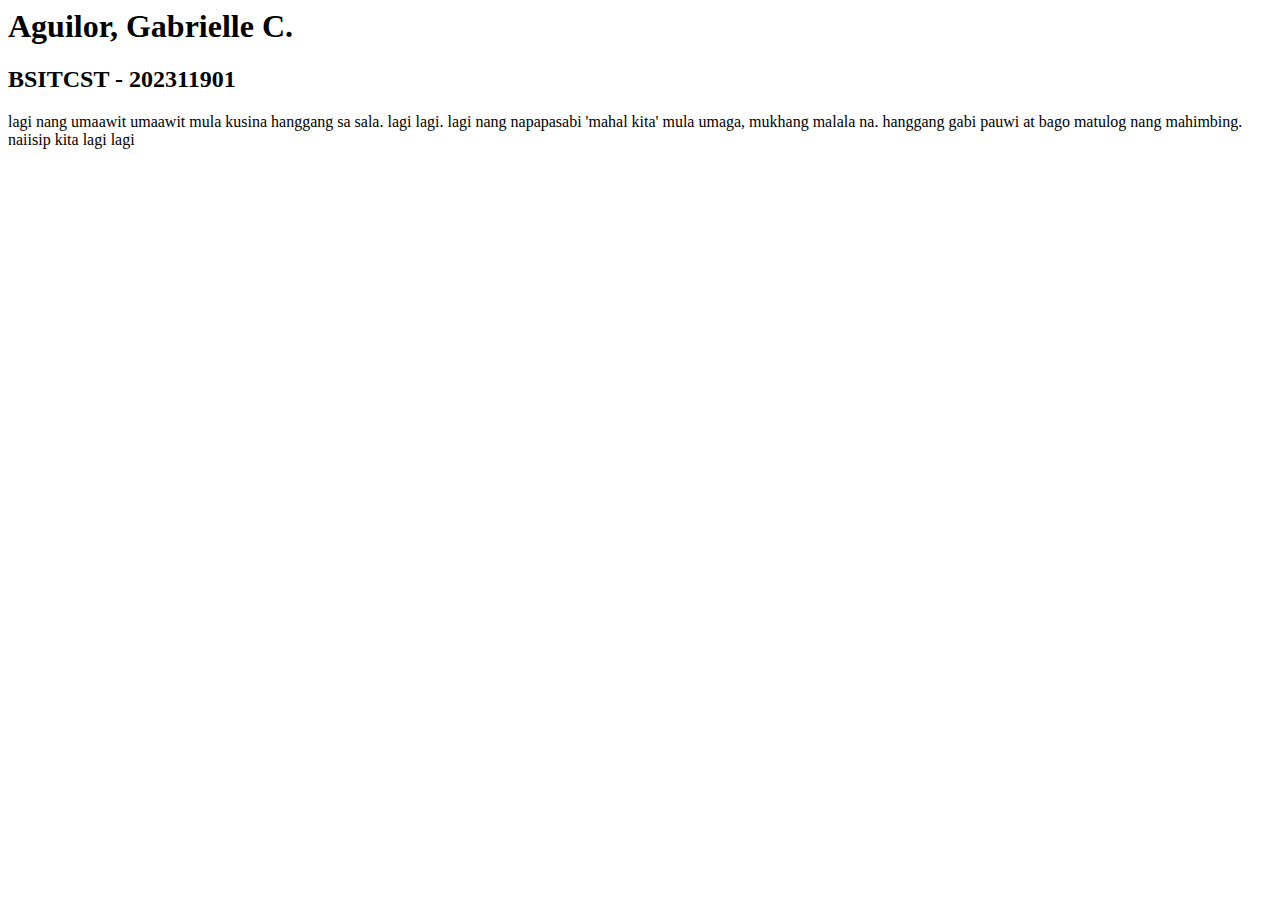
<file: index.html>
<html lang= "en">
<head>
  <title> IT0043 - TC01 </title>
</head>
<body>
  <h1> Aguilor, Gabrielle C.</h1>
  <h2> BSITCST - 202311901 </h2>
  <p> lagi nang umaawit umaawit mula kusina hanggang sa sala. lagi lagi.
  lagi nang napapasabi 'mahal kita' mula umaga, mukhang malala na.
  hanggang gabi pauwi at bago matulog nang mahimbing. naiisip kita lagi lagi </p>
</body>
</html>
</file>
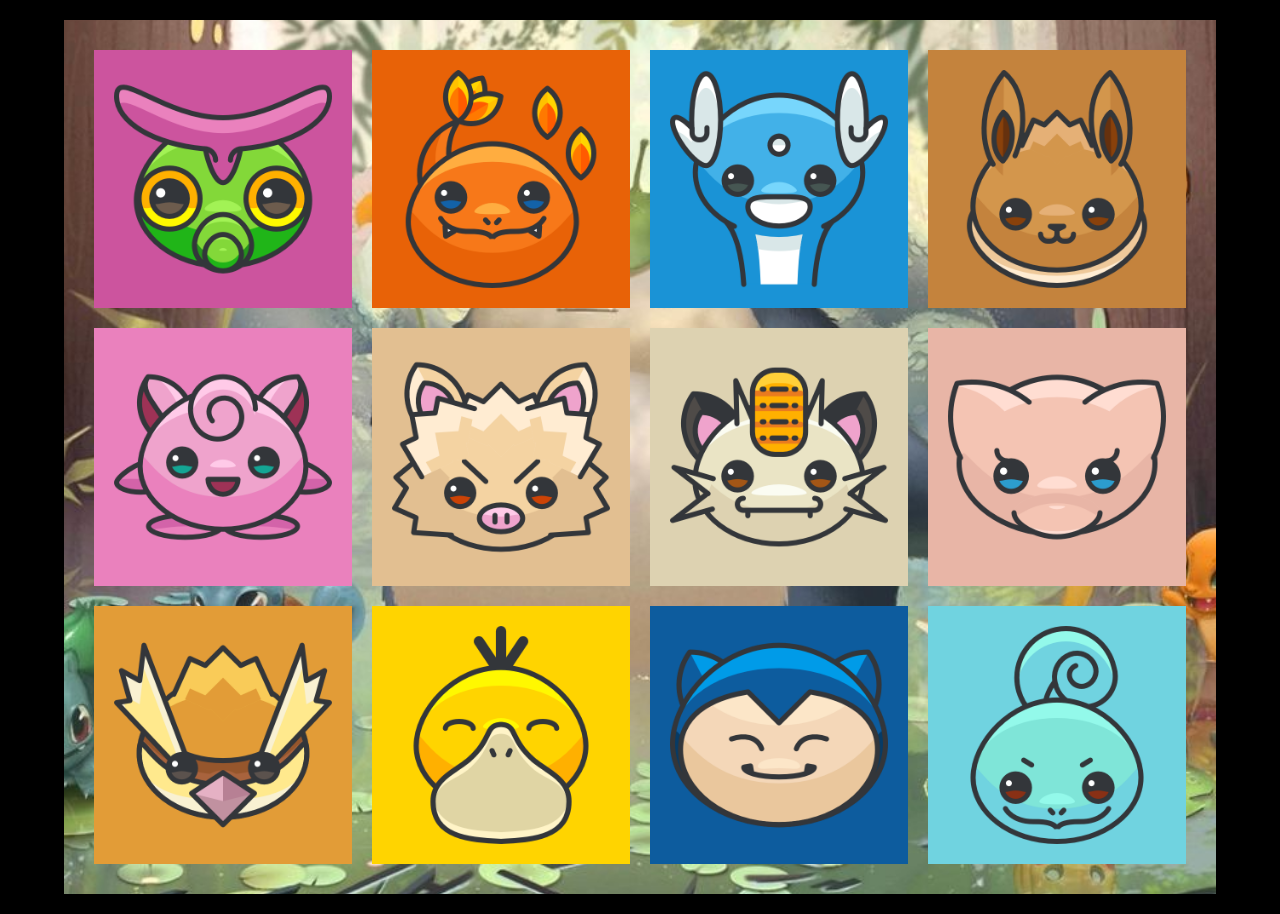
<file: aguilor_mpe.html>
<!DOCTYPE html>
<html lang="en">
<head>
    <meta charset="UTF-8">
    <meta name="viewport" content="width=device-width, initial-scale=1.0">
    <link rel="stylesheet" href="aguilor_mpe.css">

    <title>AGUILOR_MPE</title>

</head>
<body>
    <div class="container">
	
	    <!-- 1 -->
			<div class="icon cat">
				<img src="caterpie.png" alt="Caterpie">
				<p>Caterpie</p>
				<img src="pokeball.png" id="pokeball" alt="Pokeball">
				<div class="types">
					<p class="type1 bug">Bug</p>
				</div>
      </div>

      <!-- 2 -->
      <div class="icon char">
				<img src="charmander1.png" alt="Charmander">
        <p>Charmander</p>
        <img src="pokeball.png" id="pokeball" alt="Pokeball">
				<div class="types">
					<p class="type1 fire">Fire</p>
				</div>
      </div>

      <!-- 3 -->
      <div class="icon dra">
      	<img src="dratini.png" alt="Dratini">
      	<p>Dratini</p>
        <img src="pokeball.png" id="pokeball" alt="Pokeball">
				<div class="types">
					<p class="type1 dragon">Dragon</p>
				</div>
      </div>

        <!-- 4 -->
        <div class="icon eevee">
            <img src="eevee.png" alt="Eevee">
            <p>Eevee</p>
            <img src="pokeball.png" id="pokeball" alt="Pokeball">
			<div class="types">
				<p class="type1 normal">Normal</p>
			</div>
        </div>

        <!-- 5 -->
        <div class="icon jig">
            <img src="jigglypuff.png" alt="Jigglypuff">
            <p>Jigglypuff</p>
            <img src="pokeball.png" id="pokeball" alt="Pokeball">
			<div class="types">
				<p class="type1 normal">Normal</p>
				<p class="type2 fairy">Fairy</p>
			</div>
        </div>

        <!-- 6 -->
        <div class="icon man">
            <img src="mankey.png" alt="Mankey">
            <p>Mankey</p>
            <img src="pokeball.png" id="pokeball" alt="Pokeball">
			<div class="types">
				<p class="type1 fighting">Fighting</p>
			</div>
        </div>

        <!-- 7 -->
        <div class="icon meow">
            <img src="meowth.png" alt="Meowth">
            <p>Meowth</p>
            <img src="pokeball.png" id="pokeball" alt="Pokeball">
			<div class="types">
				<p class="type1 normal">Normal</p>
			</div>
        </div>

        <!-- 8 -->
        <div class="icon mew">
            <img src="mew.png" alt="Mew">
            <p>Mew</p>
            <img src="pokeball.png" id="pokeball" alt="Pokeball">
			<div class="types">
				<p class="type1 psychic">Psychic</p>
			</div>
        </div>

        <!-- 9 -->
        <div class="icon pid">
            <img src="pidgey.png" alt="Pidgey">
            <p>Pidgey</p>
            <img src="pokeball.png" id="pokeball" alt="Pokeball">
			<div class="types">
				<p class="type1 normal">Normal</p>
				<p class="type2 flying">Flying</p>
			</div>
        </div>

        <!-- 10 -->
        <div class="icon psy">
            <img src="psyduck.png" alt="Psyduck">
            <p>Psyduck</p>
            <img src="pokeball.png" id="pokeball" alt="Pokeball">
			<div class="types">
				<p class="type1 water">Water</p>
			</div>
        </div>

        <!-- 11 -->
        <div class="icon snor">
            <img src="snorlax.png" alt="Snorlax">
            <p>Snorlax</p>
            <img src="pokeball.png" id="pokeball" alt="Pokeball">
			<div class="types">
				<p class="type1 normal">Normal</p>
			</div>
        </div>

        <!-- 12 -->
        <div class="icon squi">
            <img src="squirtle1.png" alt="Squirtle">
            <p>Squirtle</p>
            <img src="pokeball.png" id="pokeball" alt="Pokeball">
			<div class="types">
				<p class="type1 water">Water</p>
			</div>
        </div>
    </div>
</body>
</html>
</file>
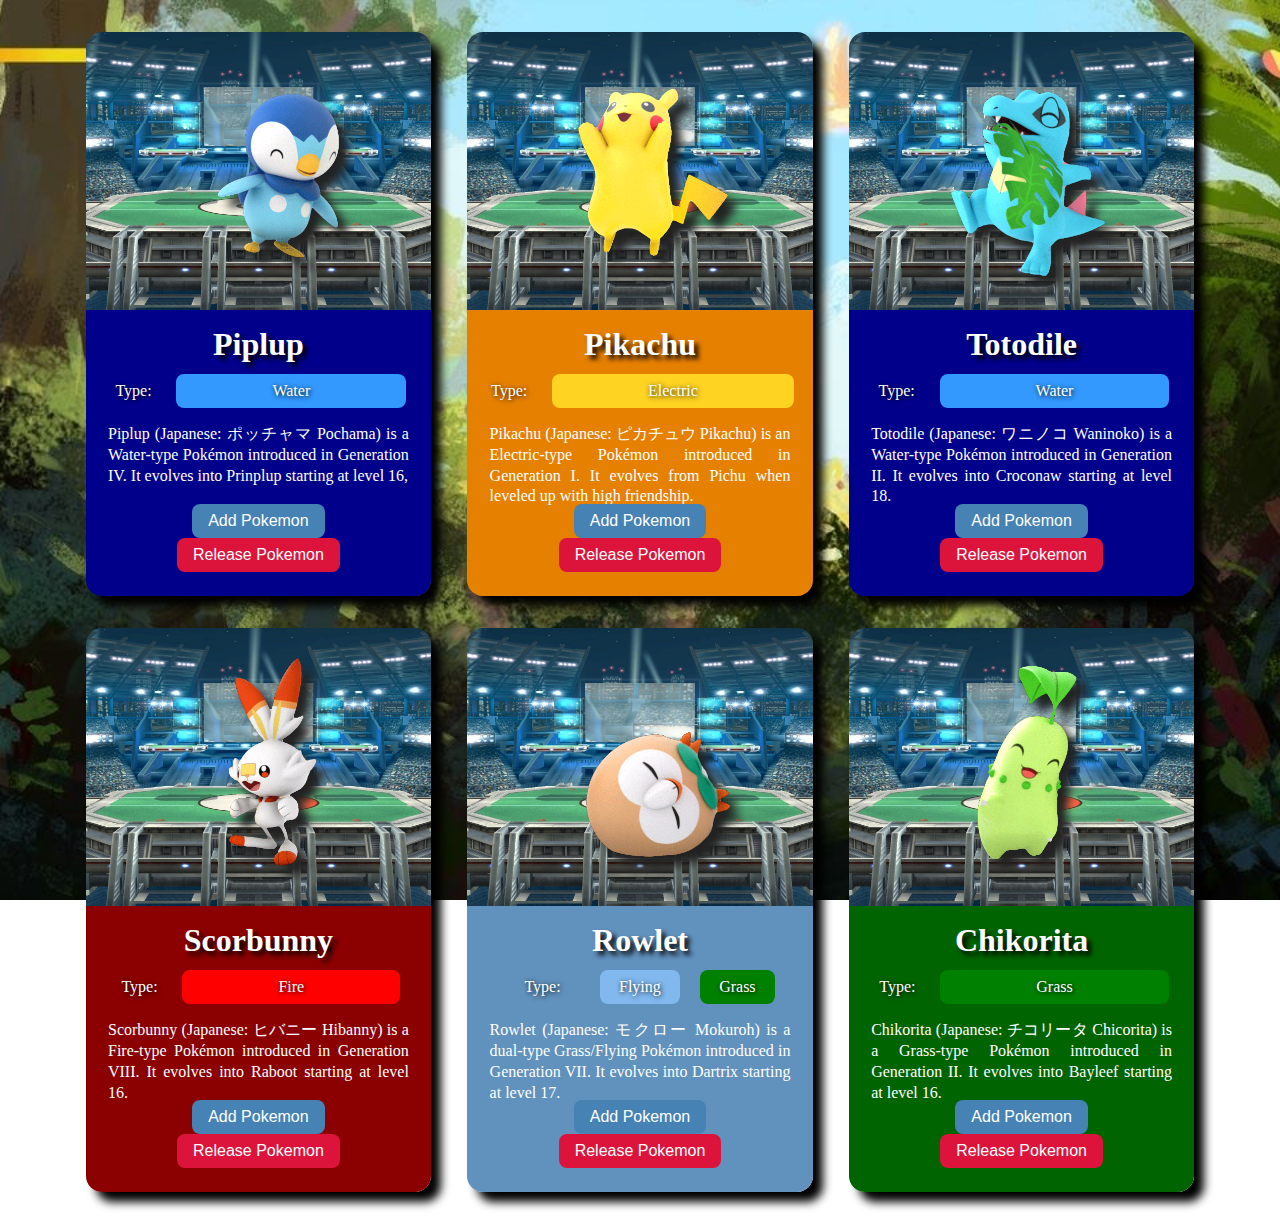
<file: aguilor_villasan_tsa4.html>
<!DOCTYPE html>
<html lang="en">
<head>
    <meta charset="UTF-8">
    <meta name="viewport" content="width=device-width, initial-scale=1.0">
    <link rel="stylesheet" href="aguilor_villasan_tsa4.css">
    <title>Pokemon Cards</title>
</head>
<body>
    <div class="container">

        <!--CARD 1-->
        <div class="card">
            <div class="image">
                <img src="piplup.gif" alt="Piplup">
            </div>

            <div class="details darkblue">
                <h1 class="name">Piplup</h1>
                <p class="type">Type:</p>
                <p class="type0 water">Water</p>
                <p class="info">Piplup (Japanese: ポッチャマ Pochama) is a Water-type Pokémon introduced in Generation IV. It evolves into Prinplup starting at level 16,</p>

                <div class="buttons">
                    <button class="add">Add Pokemon</button>
                    <button class="release">Release Pokemon</button>
                </div>
            </div>
        </div>

        <!--CARD 2-->
        <div class="card">
            <div class="image">
                <img src="pikachu.gif" alt="Pikachu">
            </div>
            
            <div class="details yellow">
                <h1 class="name">Pikachu</h1>
                <p class="type">Type:</p>
                <p class="type0 electric">Electric</p>
                <p class="info">Pikachu (Japanese: ピカチュウ Pikachu) is an Electric-type Pokémon introduced in Generation I. It evolves from Pichu when leveled up with high friendship.</p>
                <div class="buttons">
                    <button class="add">Add Pokemon</button>
                    <button class="release">Release Pokemon</button>
                </div>
            </div>
        </div>

        <!--CARD 3-->
        <div class="card">
            <div class="image">
                <img src="totodile.gif" alt="Totodile">
            </div>

            <div class="details darkblue">
                <h1 class="name">Totodile</h1>
                <p class="type">Type:</p>
                <p class="type0 water">Water</p>
                <p class="info">Totodile (Japanese: ワニノコ Waninoko) is a Water-type Pokémon introduced in Generation II. It evolves into Croconaw starting at level 18.</p>

                <div class="buttons">
                    <button class="add">Add Pokemon</button>
                    <button class="release">Release Pokemon</button>
                </div>
            </div>
        </div>

        <!--CARD 4-->
        <div class="card">
            <div class="image">
                <img src="bunny.gif" alt="Scorbunny">
            </div>

            <div class="details darkred">
                <h1 class="name">Scorbunny</h1>
                <p class="type">Type:</p>
                <p class="type0 fire">Fire</p>
                <p class="info">Scorbunny (Japanese: ヒバニー Hibanny) is a Fire-type Pokémon introduced in Generation VIII. It evolves into Raboot starting at level 16.</p>
            
                <div class="buttons">
                    <button class="add">Add Pokemon</button>
                    <button class="release">Release Pokemon</button>
                </div>
            </div>
        </div>

        <!--CARD 5-->
        <div class="card">
            <div class="image">
                <img src="rowlet.gif" alt="Rowlet">
            </div>

            <div class="details lightblue">
                <h1 class="name">Rowlet</h1>
                <p class="types">Type:</p>
                <p class="type2 flying">Flying</p>
                <p class="type1 grass">Grass</p>
                <p class="info">Rowlet (Japanese: モクロー Mokuroh) is a dual-type Grass/Flying Pokémon introduced in Generation VII. It evolves into Dartrix starting at level 17.</p>
    
                <div class="buttons">
                    <button class="add">Add Pokemon</button>
                    <button class="release">Release Pokemon</button>
                </div>
            </div>
        </div>
        
        <!--CARD 6-->
        <div class="card">
            <div class="image">
                <img src="chikorita.gif" alt="Chikorita">
            </div>

            <div class="details darkgreen">
                <h1 class="name">Chikorita</h1>
                <p class="type">Type:</p>
                <p class="type0 grass">Grass</p>
                <p class="info">Chikorita (Japanese: チコリータ Chicorita) is a Grass-type Pokémon introduced in Generation II. It evolves into Bayleef starting at level 16.</p>

                <div class="buttons">
                    <button class="add">Add Pokemon</button>
                    <button class="release">Release Pokemon</button>
                </div>
            </div>
        </div>
        
    </div>
</body>
</html>
</file>
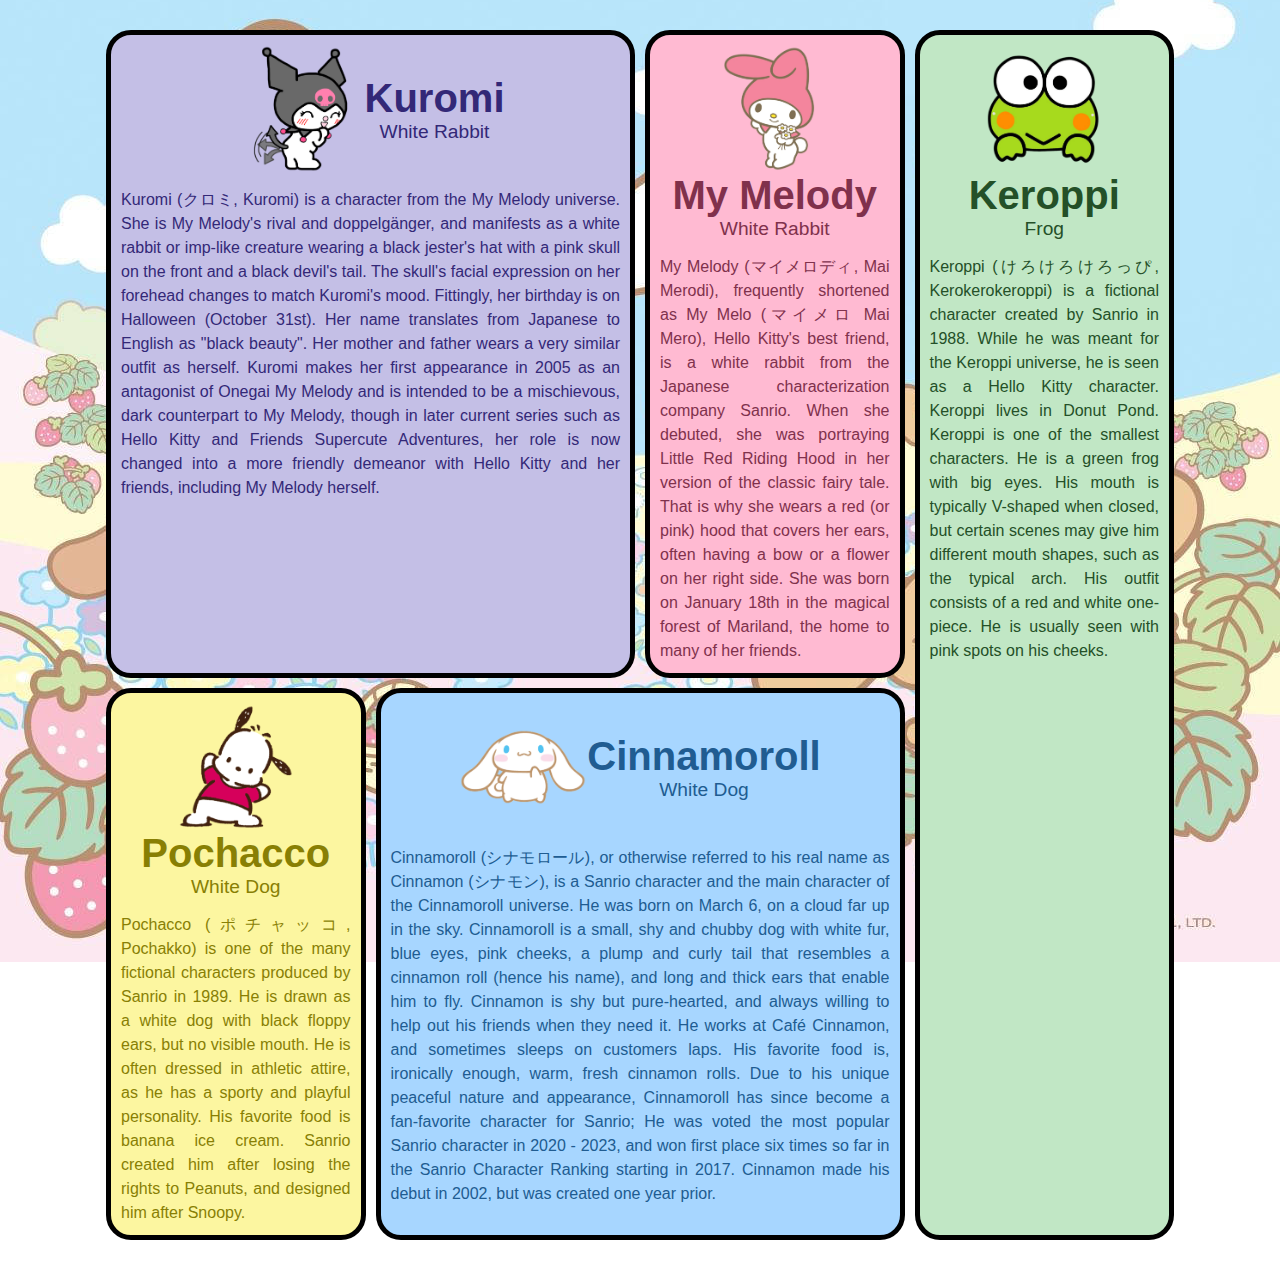
<file: aguilor_villasan_tsa5.html>
<!DOCTYPE html>
<html lang="en">

<head>
    <meta charset="UTF-8">
    <meta name="viewport" content="width=device-width, initial-scale=1.0">
    <link rel="stylesheet" href="aguilor_villasan_tsa5.css">

    <title>Sanrio Characters</title>
</head>

<body>
    <div class="sanrio-container">
        <!-- 1 -->
        <div class="item" id="kuromi">
            <div class="details">
                <img src="Kuromi.png" alt="Kuromi">
                <div class="name-race">
                    <p class="name">Kuromi</p>
                    <p class="race"> White Rabbit</p>
                </div>
            </div>
            <p class="desc"> Kuromi (クロミ, Kuromi) is a character from the My Melody universe. She is My Melody's rival
                and doppelgänger, and manifests as a white rabbit or imp-like creature wearing a black jester's hat with
                a pink skull on the front and a black devil's tail. The skull's facial expression on her forehead
                changes to match Kuromi's mood. Fittingly, her birthday is on Halloween (October 31st). Her name
                translates from Japanese to English as "black beauty". Her mother and father wears a very similar outfit
                as herself. Kuromi makes her first appearance in 2005 as an antagonist of Onegai My Melody and is
                intended to be a mischievous, dark counterpart to My Melody, though in later current series such as
                Hello Kitty and Friends Supercute Adventures, her role is now changed into a more friendly demeanor with
                Hello Kitty and her friends, including My Melody herself.</p>
        </div>

        <!-- 2 -->
        <div class="item" id="melody">
            <div class="details">
                <img src="MyMelody.png" alt="My Melody">
                <div class="name-race">
                    <p class="name">My Melody</p>
                    <p class="race"> White Rabbit</p>
                </div>
            </div>
            <p class="desc"> My Melody (マイメロディ, Mai Merodi), frequently shortened as My Melo (マイメロ Mai Mero), Hello
                Kitty's best friend, is a white rabbit from the Japanese characterization company Sanrio. When she
                debuted, she was portraying Little Red Riding Hood in her version of the classic fairy tale. That is why
                she wears a red (or pink) hood that covers her ears, often having a bow or a flower on her right side.
                She was born on January 18th in the magical forest of Mariland, the home to many of her friends.</p>
        </div>

        <!-- 3 -->
        <div class="item" id="pochacco">
            <div class="details">
                <img src="Pochacco.png" alt="Pochacco">
                <div class="name-race">
                    <p class="name">Pochacco</p>
                    <p class="race">White Dog</p>
                </div>
            </div>
            <p class="desc"> Pochacco (ポチャッコ, Pochakko) is one of the many fictional characters produced by Sanrio in
                1989. He is drawn as a white dog with black floppy ears, but no visible mouth. He is often dressed in
                athletic attire, as he has a sporty and playful personality. His favorite food is banana ice cream.
                Sanrio created him after losing the rights to Peanuts, and designed him after Snoopy.</p>
        </div>

        <!-- 4 -->
        <div class="item" id="cinnamoroll">
            <div class="details">
                <img src="Cinnamoroll.png" alt="Cinnamoroll">
                <div class="name-race">
                    <p class="name">Cinnamoroll</p>
                    <p class="race">White Dog</p>
                </div>
            </div>
            <p class="desc"> Cinnamoroll (シナモロール), or otherwise referred to his real name as Cinnamon (シナモン), is a
                Sanrio character and the main character of the Cinnamoroll universe. He was born on March 6, on a cloud
                far up in the sky. Cinnamoroll is a small, shy and chubby dog with white fur, blue eyes, pink cheeks, a
                plump and curly tail that resembles a cinnamon roll (hence his name), and long and thick ears that
                enable him to fly. Cinnamon is shy but pure-hearted, and always willing to help out his friends when
                they need it. He works at Café Cinnamon, and sometimes sleeps on customers laps. His favorite food is,
                ironically enough, warm, fresh cinnamon rolls. Due to his unique peaceful nature and appearance,
                Cinnamoroll has since become a fan-favorite character for Sanrio; He was voted the most popular Sanrio
                character in 2020 - 2023, and won first place six times so far in the Sanrio Character Ranking starting
                in 2017. Cinnamon made his debut in 2002, but was created one year prior.</p>
        </div>

        <!-- 5 -->
        <div class="item" id="keroppi">
            <div class="details">
                <img src="Keroppi.png" alt="Keroppi">
                <div class="name-race">
                    <p class="name">Keroppi</p>
                    <p class="race">Frog</p>
                </div>
            </div>
            <p class="desc"> Keroppi (けろけろけろっぴ, Kerokerokeroppi) is a fictional character created by Sanrio in 1988.
                While he was meant for the Keroppi universe, he is seen as a Hello Kitty character. Keroppi lives in
                Donut Pond. Keroppi is one of the smallest characters. He is a green frog with big eyes. His mouth is
                typically V-shaped when closed, but certain scenes may give him different mouth shapes, such as the
                typical arch. His outfit consists of a red and white one-piece. He is usually seen with pink spots on
                his cheeks.</p>
        </div>



    </div>
    </div>
</body>

</html>
</file>
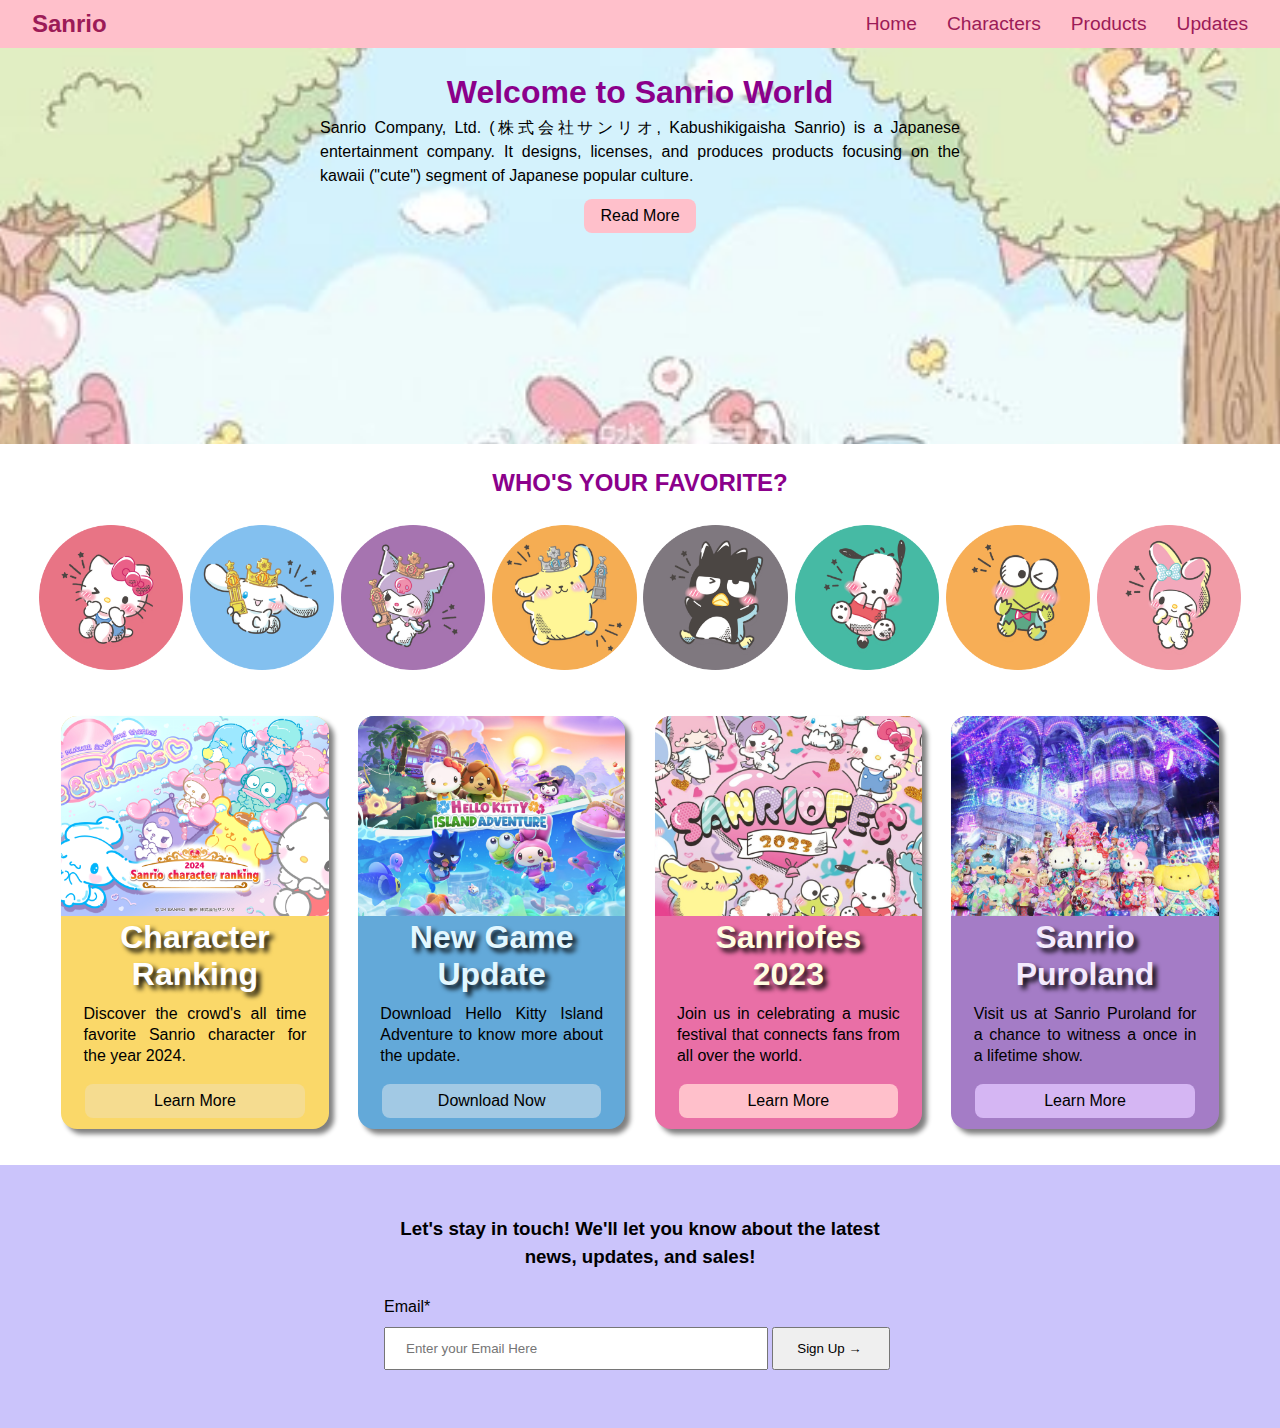
<file: aguilor_villasan_tsa6.html>
<!DOCTYPE html>
<html lang="en">

<head>
    <meta charset="UTF-8">
    <meta name="viewport" content="width=device-width, initial-scale=1.0">
    <link rel="stylesheet" href="aguilor_villasan_tsa6.css">

    <title>Sanrio World</title>
</head>

<body>

    <nav class="navi">
        <div class="container">
            <h1 class="logo">Sanrio</h1>
            <ul class="menu">
                <li><a href="#" class="nav">Home</a></li>
                <li><a href="#" class="nav">Characters</a></li>
                <li><a href="#" class="nav">Products</a></li>
                <li><a href="#" class="nav">Updates</a></li>
            </ul>
        </div>
    </nav>
</body>

<main>
    <div class="main-container">
        <div class="welcome">
            <div class="welcome-sanrio">
                <h1 class="welcome-text">Welcome to Sanrio World</h1>
                <p class="welcome-desc">Sanrio Company, Ltd. (株式会社サンリオ, Kabushikigaisha Sanrio) is a Japanese
                    entertainment company. It designs, licenses, and produces products focusing on the kawaii ("cute")
                    segment of Japanese popular
                    culture.
                </p>
                <div class="button-read">
                    <button class="read">
                        <a href="https://hellokitty.fandom.com/wiki/Sanrio">Read More</a>
                    </button>
                </div>
            </div>
        </div>
</main>

<body>
    <div class="favorite">
        <h2 class="who">WHO'S YOUR FAVORITE?</h2> <br>
        <div class="who-images">
            <img src="tsa6_kitty.png" alt="Kitty" class="faves" id="image-fave">

            <img src="tsa6_cinna.png" alt="Cinnamoroll" class="faves" id="image-fave">
            <img src="tsa6_kuromi.png" alt="Kuromi" class="faves" id="image-fave">
            <img src="tsa6_pompom.png" alt="Popourin" class="faves" id="image-fave">
            <img src="tsa6_badtzmaru.png" alt="badtzmaru" class="fave" id="image-fave">
            <img src="tsa6_pochacco.png" alt="Pochacco" class="fave" id="image-fave">
            <img src="tsa6_keroppi.png" alt="keroppi" class="fave" id="image-fave">
            <img src="tsa6_melody.png" alt="My Melody" class="fave" id="image-fave">
        </div>
    </div>

    <div class="news-container">

        <!-- NEWS 1 -->
        <div class="card card1">
            <div class="news-img-1">
                <img src="transparent.png" alt="" card="card-img">
            </div>

            <div class="news-detail cinna">
                <h1 class="title t1">Character Ranking</h1>
                <p class="info">Discover the crowd's all time favorite Sanrio character for the year 2024.</p>
                <div class="news-buttons">
                    <button class="read b1">
                        <a href="https://ranking.sanrio.co.jp/en/">Learn More</a>
                    </button>
                </div>
            </div>
        </div>

        <!-- NEWS 2 -->
        <div class="card card2">
            <div class="news-img-2">
                <img src="transparent.png" alt="" card="card-img">
            </div>

            <div class="news-detail cinna">
                <h1 class="title t2">New Game Update</h1>
                <p class="info">Download Hello Kitty Island Adventure to know more about the update.</p>
                <div class="news-buttons">
                    <button class="read b2">
                        <a href="https://www.hellokittyislandadventure.com/">Download Now</a>
                    </button>
                </div>
            </div>
        </div>

        <!-- NEWS 3 -->
        <div class="card card3">
            <div class="news-img-3">
                <img src="transparent.png" alt="" card="card-img">
            </div>

            <div class="news-detail cinna">
                <h1 class="title t3">Sanriofes 2023</h1>
                <p class="info">Join us in celebrating a music festival that connects fans from all over the world.</p>
                <div class="news-buttons">
                    <button class="read b3">
                        <a href="https://en.japantravel.com/tokyo/sanrio-fes/69786">Learn More</a>
                    </button>
                </div>
            </div>
        </div>

        <!-- NEWS 4 -->
        <div class="card card4">
            <div class="news-img-4">
                <img src="transparent.png" alt="" card="card-img">
            </div>

            <div class="news-detail cinna">
                <h1 class="title t4">Sanrio Puroland</h1>
                <p class="info">Visit us at Sanrio Puroland for a chance to witness a once in a lifetime show.</p>
                <div class="news-buttons">
                    <button class="read b4">
                        <a href="https://en.puroland.jp/language/">Learn More</a>
                    </button>
                </div>
            </div>
        </div>
    </div>

    <div class="feedback-container">
        <div class="feedback">
            <div class="feedback-person">
                <h3 class="last-text">Let's stay in touch! We'll let you know about the latest news, updates, and sales!</h3> <br>
                <div class="form-box">
                    <form action="#" name="frm" method="post">
                        <label for="frm" class="email-name">Email*</label> <br>
                        <input type="text" name="frm" id="frm" placeholder="Enter your Email Here">
                        <input type="submit" name="" id="" value="Sign Up → ">
                    </form>
                </div>
            </div>
        </div>
    </div>

</body>

</html>
</file>
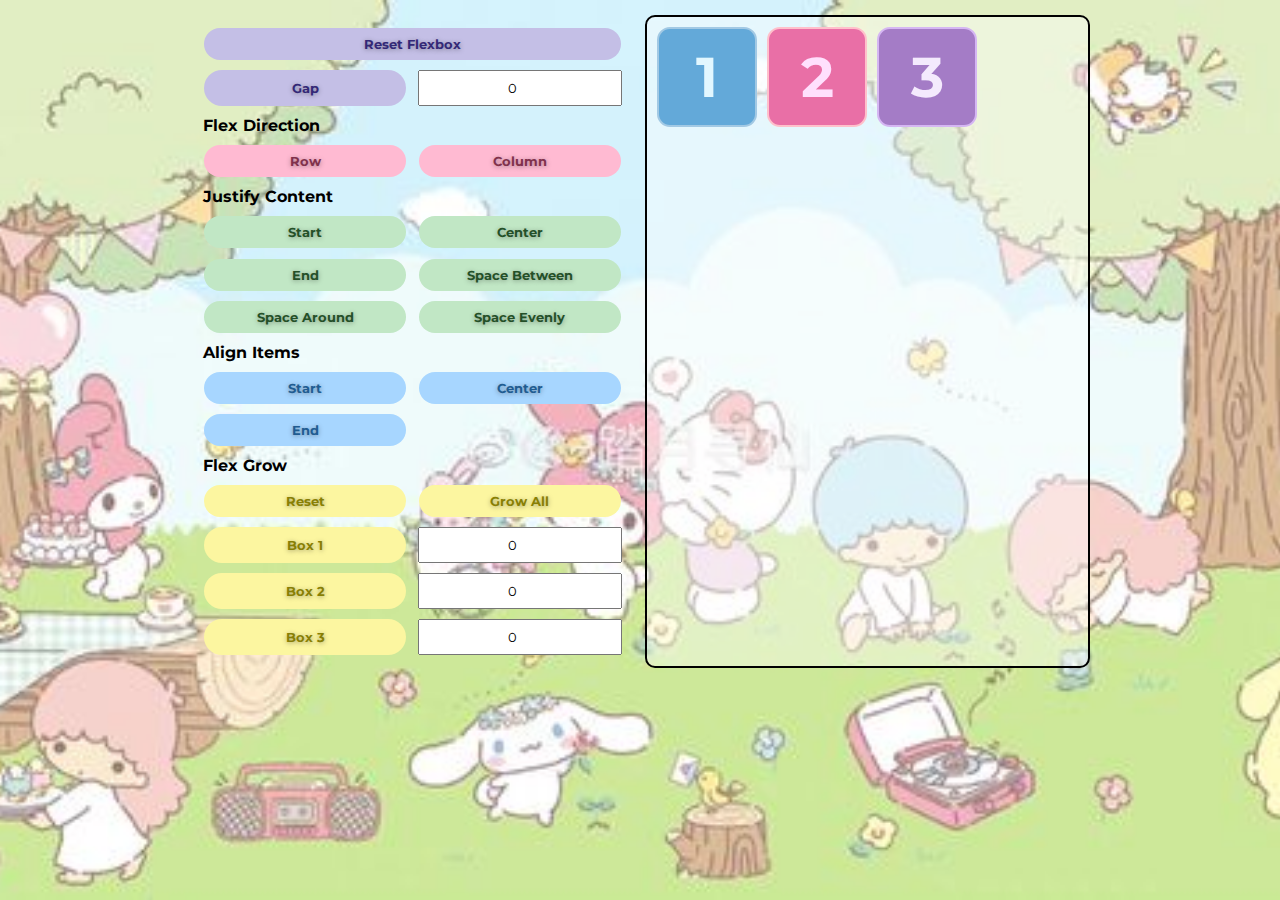
<file: aguilor_villasan_tsa7.html>
<!DOCTYPE html>
<html lang="en">

<head>
    <meta charset="UTF-8">
    <meta name="viewport" content="width=device-width, initial-scale=1.0">
    <title>Flexbox</title>
    <link rel="stylesheet" href="aguilor_villasan_tsa7.css">
</head>

<body>
    <div class="main-container">
        
        <div class="control-panel">
            <!-- Start -->
            <button class="btn one" onclick="resetAll()" style="grid-column: 1/3;">
                <h4>Reset Flexbox</h4>
            </button>
            <button class="btn one" onclick="gapAdjustment()">
                <h4>Gap</h4>
            </button>
            <input type="number" name="" id="gp" class="val purple" min="0" value="0">


            <!-- Flex Direction -->
            <div style="grid-column: 1/3;" class="title">
                <h4>Flex Direction</h4>
            </div>
            <button class="btn two" onclick="RowAndCol('ROW')">
                <h4>Row</h4>
            </button>
            <button class="btn two" onclick="RowAndCol('COLUMN')">
                <h4>Column</h4>
            </button>

            <!-- Justify Content -->
            <div style="grid-column: 1/3;"class="title">
                <h4>Justify Content</h4>
            </div>
            <button class="btn three" onclick="justifyCont('START')">
                <h4>Start</h4> 
            </button>
            <button class="btn three" onclick="justifyCont('CENTER')">
                <h4>Center</h4>
            </button>
            <button class="btn three" onclick="justifyCont('END')">
                <h4>End</h4>
            </button>
            <button class="btn three" onclick="justifyCont('SPACE-BETWEEN')">
                <h4>Space Between</h4>
            </button>
            <button class="btn three" onclick="justifyCont('SPACE-AROUND')">
                <h4>Space Around</h4>
            </button>
            <button class="btn three" onclick="justifyCont('SPACE-EVENLY')">
                <h4>Space Evenly</h4>
            </button>

            <!-- Align Items -->
            <div style="grid-column: 1/3;" class="title">
                <h4>Align Items</h4>
            </div>
            <button class="btn four" onclick="alignItm('ALIGN-START')">
                <h4>Start</h4> 
            </button>
            <button class="btn four" onclick="alignItm('ALIGN-CENTER')">
                <h4>Center</h4> 
            </button>
            <button class="btn four" onclick="alignItm('ALIGN-END')">
                <h4>End</h4> 
            </button>

            <!-- Flex Grow -->
            <div style="grid-column: 1/3;" class="title">
                <h4>Flex Grow</h4>
            </div>
            <button class="btn five" onclick="Flex('RESET')">
                <h4>Reset</h4>
            </button>
            <button class="btn five" onclick="Flex('GROW-ALL')">
                <h4>Grow All</h4>
            </button>

            <button class="btn five" onclick="Flex('GROW_B1')">
                <h4>Box 1</h4> 
            </button>
            <input type="number" name="" id="g1" class="val yellow" min="0" value="0">

            <button class="btn five" onclick="Flex('GROW_B2')">
                <h4>Box 2</h4>
            </button>
            <input type="number" name="" id="g2" class="val yellow" min="0" value="0">

            <button class="btn five" onclick="Flex('GROW_B3')">
                <h4>Box 3</h4>
            </button>
            <input type="number" name="" id="g3" class="val yellow" min="0" value="0">
        </div>

        <div class="flex-container" id="flex-container">
            <div class="box" id="box1">1</div>
            <div class="box" id="box2">2</div>
            <div class="box" id="box3">3</div>
        </div>
    </div>    
    
    <script src="aguilor_villasan_tsa7.js"></script>
</body>

</html>
</file>
<file: aguilor_mpe.css>
*{
    margin: 0;
    padding: 0;
    box-sizing: border-box;
    transition: 1s ease;
}

body{
    background-color: black;
}

.container{
    background-image: url(mpe_bg.JPG);
    background-size: cover;
    background-repeat: no-repeat;
    background-position: center;
    background-attachment: fixed;
    width: 90vw;
    margin: 20px auto;
    padding: 20px;
    display: flex;
    flex-direction: row;
    align-items: start;
    flex-wrap: wrap;
    justify-content: space-evenly;
}

.icon{
    width: 250px;
    padding: 20px;
    text-align: center;
    margin: 10px;
	display: flex;
    flex-grow: 1;
	align-items: center;
	justify-content: space-between;
}

.cat{
    background-color: #CC549E;
}

.char{
    background-color: #e86207;
}

.dra{
    background-color: #1a93d6;
}

.eevee{
    background-color: #c4833d;
}

.jig{
    background-color: #ea81bd;
}

.man{
    background-color: #e2bf91;
}

.meow{
    background-color: #ddd2b1;
}

.mew{
    background-color: #e8b5a6;
}

.pid{
    background-color: #e29c37;
}

.psy{
    background-color: #ffd400;
}

.snor{
    background-color: #0d5c9e;
}

.squi{
    background-color: #70d3e0;
}

img{
    width: 100%;
}

p{
    display: none;
    text-align: center;
    color: white;
    font-size: 2rem;
}

.types{
	display: none;
	text-align: center;
}

#pokeball{
    display: none;
    width: 115px;
    height: 80px;
}

@media(max-width: 1100px){
    .icon{
		display: flex;
        padding: 20px;
        width: 600px;
        vertical-align: center;
        flex-grow: 1;
    }

    .icon:hover{
        background-image: url("hover.JPG");
		background-size: cover;
		background-position: center;
		background-repeat: no-repeat;
    }
	

    p, #pokeball{
        display: inline-block;
    }

    img{
        width: 100px;
    }
}

@media(max-width: 500px){
    .icon{
        padding: 20px;
        width: 250px;
        vertical-align: center;
        flex-grow: 1;
		flex-direction: column;
}

    .icon:hover{
        background-image: url("hover.JPG");
		background-size: cover;
		background-position: center;
		background-repeat: no-repeat;
    }

    p, types{
        display: inline-block;
    }

    #pokeball{
        display: none;
    }

    img{
        width: 150px;
    }
	
	.types{
		width: 100%;
		margin: 0 10rem;
		display: flex;
		flex-direction: column;
	}

	.type1, .type2{
		display: inline-block;
		padding: 0.5rem;
		border-radius: 0.5rem;
		margin: 0.5rem;
		color: white;
		font-size: 1.5rem;
		flex-grow: 1;
	}
}

.bug{
	background-color: #A6B91A;
}

.fire{
	background-color: #EE8130;
}

.dragon{
	background-color: #6F35FC;
}

.normal{
	background-color: #A8A77A;
}

.fairy{
	background-color: #D685AD;
}

.fighting{
	background-color: #C22E28;
}

.psychic{
	background-color: #F95587;
}

.flying{
	background-color: #A98FF3;
}

.water{
	background-color: #6390F0;
}
</file>
<file: aguilor_villasan_tsa4.css>
*{
    padding: 0;
    margin: 0;
    box-sizing: border-box;
}

body{
    background-image: url("tsa4bg.JPG");
    background-size: cover;
    background-position: center;
    background-attachment: fixed;
    background-repeat: no-repeat;
}

.container{
    max-width: 90vw;
    margin: 1rem auto;
    text-align: center;
}

.card{
    display: inline-block;
    width: 30%;
    border-radius: 1rem;
    text-align: center;
    margin: 1rem 1rem;
    vertical-align: top;
    border-width: 10px;
    height: 1%;
    box-shadow: 10px 10px 10px black;
}

.image{
    background: url("cardbg.jpg");
    background-size: cover;
    background-position: center;
    border-radius: 1rem;
    border-bottom-left-radius: 0;
    border-bottom-right-radius: 0;
}

@media(max-width:1166px){
    .card{
        display: inline-block;
        width: 40%;
        margin: 1rem;
    }
}

@media(max-width:620){
    .card{
        display: block;
        width: 80%;
        margin: 1rem auto;
    }
}

img{
    filter: drop-shadow(10px 10px 5px #222);
    object-fit: cover;
    object-position: bottom;
    height: 70%;
    width: 70%;
    margin: 1rem 0;
}

.bgimage{
    max-width: 150px;
    height: 150px;
    background-image: url("cardbg.jpg");
}

h1{
    padding: 0.2rem 0.8rem;
    text-shadow: 4px 4px 5px black;
    color: white;
}

.type{
    display: inline-block;
    padding: 0.5rem 0.3rem;
    border-radius: 0.5rem;
    margin: 0.5rem 0.5rem;
    color: white;
    text-shadow: 1px 1px 5px black;
}

.type0{
    display: inline-block;
    padding: 0.5rem 6rem;
    border-radius: 0.5rem;
    margin: 0.5rem 0.5rem;
    color: white;
    text-shadow: 1px 1px 5px black;
}

.types, .type1, .type2{
    display: inline-block;
    padding: 0.5rem 1.2rem;
    border-radius: 0.5rem;
    margin: 0.5rem 0.5rem;
    color: white;
    text-shadow: 1px 1px 5px black;
}

@media (max-width: 852px){
    .types, .type1, .type2{
        display: block;
        margin: 0.5rem 1.2rem;
    }
}

.info{
    color: white;
    text-align: justify;
    margin: 0.5rem 0.2rem;
    line-height: 1.3;
    padding: 0 1.2rem;
    height: 4rem;
}

.buttons{
    padding: 0.5rem 1rem;
    border-radius: 0.5rem;
    border: none;
    font-size: 1rem;
    margin: 0.2rem 0.5rem;
    color: white;
}

button {
    padding: 0.5rem 1rem;
    border: none;
    font-size: 1rem;
    border-radius: 0.5rem;
    color: white;
    cursor: pointer;
}
 
button:hover{
    background-color: black;
}

.add{
    background-color: steelblue;
}

.release{
    background-color: crimson;
}

.details{
    padding: 0.8rem 0;
    border-radius: 1rem;
    border-top-right-radius: 0;
    border-top-left-radius: 0;
}

.water {
    background-color: #39f;
}

.ice {
    background-color: #00f;
}

.ground {
    background-color: #E0C068;
}

.psychic {
    background-color: #EF4179;
}

.normal {
    background-color: #A8A878;
}

.flying{
    background-color: #81B9EF;
}

.grass{
    background-color: green;
}

.electric{
    background-color: #ffd322;
}

.fire{
    background-color: red;
}

.brown{
    background-color: #964B00;
}

.darkblue{
    background-color: darkblue;
}

.darkgreen{
    background-color: darkgreen;
}

.lightblue{
    background-color: #6191bd;
}

.yellow{
    background-color: #E68000;
}

.darkred{
    background-color: darkred;
}
</file>
<file: aguilor_villasan_tsa5.css>
*{
    padding: 0;
    margin: 0;
    box-sizing: border-box;
    font-family: Verdana, Geneva, Tahoma, sans-serif;
    transition: 1s ease;
}

body{
    background-image: url(tsa5_bg.jpg);
    background-size: cover;
    background-repeat: no-repeat;
    background-position: center;
    background-attachment: fixed;
}

.sanrio-container{
    width: 85vw;
    border: 10px;
    margin: 20px auto;
    padding: 10px;
    display: grid;
    grid-template-columns: repeat(4, 1fr);
    grid-gap: 10px;
}

.item{
    border: 5px solid black;
    padding: 10px;
    border-radius: 25px;
    color: black;
    display: flex;
    flex-direction: column;
    align-items: center;
    gap: 15px;
}

.details{
    display: flex;
    flex-direction: column;
    text-align: center;
    align-items: center;
}

#kuromi.details{
    flex-direction: row;
}

.name{
    font-size: 2.5rem;
    font-weight: 700;
}

.race{
    font-size: 1.2rem;
}

img{
    width: 128px;
}

.desc{
    text-align: justify;
    line-height: 1.5;
}

#kuromi{
    background-color: #C4BFE6;
    color: #332877;
    grid-column: 1/3;
    grid-row: 1/2;
}

#melody{
    background-color: #FFBAD2;
    color: #80314c;
    grid-column: 3/4;
    grid-row: 1/2;
}

#keroppi{
    background-color: #C1E7C5;
    color: #245028;
    grid-column: 4/5;
    grid-row: 1/3;
}

#cinnamoroll{
    background-color: #a7d6ff;
    color: #205c91;
    grid-column: 2/4;
    grid-row: 2/3;
}

#pochacco{
    background-color: #fcf6a0;
    color: #887f04;
    grid-column: 1/2;
    grid-row: 2/3;
}

#kuromi .details,
#cinnamoroll .details{
    flex-direction: row;
}

@media(max-width:1200px){
    .sanrio-container{
        grid-template-columns: repeat(2, 1fr);
    }
    
    #kuromi{
        grid-column: 1/2;
        grid-row: 1/2;
    }
    
    #melody{
        grid-column: 2/3;
        grid-row: 1/2;
    }
    
    #keroppi{
        grid-column: 1/3;
        grid-row: 3/4;
    }
    
    #cinnamoroll{
        grid-column: 1/2;
        grid-row: 2/3;
    }
    
    #pochacco{
        grid-column: 2/3;
        grid-row: 2/3;
    }

    #keroppi .details{
        flex-direction: row;
    }

    #kuromi .details,
    #cinnamoroll .details{
        flex-direction: column;
    }

}

@media(max-width: 700px){
    .sanrio-container{
        grid-template-columns: 1fr;
    }
   
    #kuromi{
        grid-column: 1/2;
        grid-row: 1/2;
    }
    
    #melody{
        grid-column: 1/2;
        grid-row: 2/3;
    }
    
    #keroppi{
        grid-column: 1/2;
        grid-row: 5/6;
    }
    
    #cinnamoroll{
        grid-column: 1/2;
        grid-row: 4/5;
    }
    
    #pochacco{
        grid-column: 1/2;
        grid-row: 3/4;
    }

    #kuromi .details,
    #cinnamoroll .details,
    #keroppi .details,
    #melody .details,
    #pochacco .details{
        flex-direction: row;
    }
}
</file>
<file: aguilor_villasan_tsa6.css>
*{
    padding: 0;
    margin: 0;
    box-sizing: border-box;
    font-family: Verdana, Geneva, Tahoma, sans-serif;
    transition: 1s ease;
}

.navi{
    background-color: pink;
}

.navi .container{
    color: black;
    padding: 10px 0;
    display: flex;
    justify-content: space-between;
    align-items: center;
    height: fit-content;
}

.logo{
    font-size: 1.5rem;
    color: rgb(156, 27, 87);
}

.menu{
    display: flex;
}

li{
    list-style: none;
    margin-left: 30px;
}

li > a{
    font-size: 1.2rem;
    color: rgb(156, 27, 87);
    text-decoration: none;
    transition: 0.4s all ease;
}

li > a:hover{
    color: rgb(240, 59, 143);
    text-decoration: underline;
    text-underline-offset: 10px;
}

.container{
    width: 95vw;
    margin: 0 auto;
}

/* HANGGANG DITO LANG NAVI */

main .main-container{
    width: 0 auto;
    margin: 0 auto;
    padding-top: 20px;
    padding-bottom: 200px;
    background-image: url("trialpic1.png");
    background-size: cover;
    background-position: center;
    background-attachment: fixed;
    background-repeat: no-repeat;
}

main .welcome{
    width: 95vw;
    margin: 0 auto;
}

main .welcome-sanrio{
    width: 50vw;
    margin: 0 auto;
}

.welcome-sanrio{
    display: flex;
    flex-direction: column;
    text-align: justify;
    align-items: center;
    line-height: 1.5;
    justify-content: space-between;
}

.welcome-text{
    color: darkmagenta;
    text-align: center;
}

.welcome-desc{
    text-align: justify;
}

.button-read{
    padding: 0.5rem 1rem;
    border-radius: 0.5rem;
    border: none;
    font-size: 1rem;
    margin: 0.2rem 0.5rem;
    color: white;
}

button{
    padding: 0.5rem 5rem;
    border: none;
    font-size: 1rem;
    border-radius: 0.2rem;
    color: white;
    cursor: pointer;
}

button:hover{
    background-color: grey;
}

.read{
    background-color: pink;
    width: 100%;
}

button > a{
    color: black;
    text-decoration: none;
    transition: 0.5s all ease;
}

/* HANGGANG DITO LANG WELCOME */

body .favorite{
    width: 95vw;
    margin: 0 auto;
    padding-top: 25px;
    padding-bottom: 30px;
}

.who{
    text-align: center;
    color: darkmagenta;
    padding-bottom: 10px;
}

#image-fave{
    width: 11.87%;
}

.who-images{
    display: flex;
    flex-direction: row;
    text-align: justify;
    align-items: center;
    justify-content: space-evenly;
    flex-wrap: wrap;
}

/* HANGGANG DITO LANG CHARACTERS */

body .news-container{
    max-width: 95vw;
    margin: 1rem auto;
    text-align: center; 
    display: flex;
    flex-direction: row; 
    flex-wrap: wrap; 
    justify-content: space-evenly;
}

.card{
    width: 22%;
    border-radius: 1rem;
    text-align: center;
    vertical-align: top;
    box-shadow: 5px 5px 5px grey;
    margin-bottom: 20px;
}

.news-img-1{
    background: url("tsa6_news1.png");
    background-size: cover;
    background-position: center;
    border-radius: 1rem;
    border-bottom-left-radius: 0;
    border-bottom-right-radius: 0;
    height: 200px;
}

.news-img-2{
    background: url("tsa6_news2.png");
    background-size: cover;
    background-position: center;
    border-radius: 1rem;
    border-bottom-left-radius: 0;
    border-bottom-right-radius: 0;
    height: 200px;
}

.news-img-3{
    background: url("tsa6_news3.png");
    background-size: cover;
    background-position: center;
    border-radius: 1rem;
    border-bottom-left-radius: 0;
    border-bottom-right-radius: 0;
    height: 200px;
}

.news-img-4{
    background: url("tsa6_news4.png");
    background-size: cover;
    background-position: center;
    border-radius: 1rem;
    border-bottom-left-radius: 0;
    border-bottom-right-radius: 0;
    height: 200px;
}

.card img{
    object-fit: cover;
    object-position: bottom;
    width: 100%;
    height: 100px;
    margin: 1rem 0;
}

.title{
    padding: 0.2rem 2rem;
    text-shadow: 4px 4px 5px black;
    color: white;
}

.info{
    color: black;
    text-align: justify;
    margin: 0.5rem 0.2rem;
    line-height: 1.3;
    padding: 0 1.2rem;
    height: 4rem;
}

.news-buttons{
    padding: 0.5rem 1rem;
    border-radius: 0.5rem;
    border: none;
    font-size: 1rem;
    margin: 0.2rem 0.5rem;
    color: white;
}

.read{
    padding: 0.5rem 1rem;
    border: none;
    font-size: 1rem;
    border-radius: 0.5rem;
    color: white;
    cursor: pointer;
}
 
.read:hover{
    background-color: grey;
}

.details{
    padding: 0.8rem 0;
    border-radius: 1rem;
    border-top-right-radius: 0;
    border-top-left-radius: 0;
}

.card1{
    background-color: #fad869;
}

.card2{
    background-color: #63a9d9;
}

.card3{
    background-color: #e96fa6;
}

.card4{
    background-color: #a47cc6;
}

.t1{
    color: #ffffff;
}

.t2{
    color: rgb(226, 247, 255);
}

.t3{
    color: #fffce0;
}

.t4{
    color: #f4eafd;
}

.b1{
    background-color: rgb(245, 220, 144);
}

.b2{
    background-color: #a2c9e4;
}

.b3{
    background-color: pink;
}

.b4{
    background-color: rgb(213, 182, 243)
}

/* HANGGANG DITO LANG CARDS */


body .feedback-container{
    width: 0 auto;
    margin: 0 auto;
    padding-top: 20px;
    padding-bottom: 50px;
    background-color: #cbc4fb;
}

main .feedback{
    width: 95vw;
    margin: 0 auto;
}

main .feedback-person{
    width: 50vw;
    margin: 0 auto;
}

.feedback{
    display: flex;
    flex-direction: column;
    text-align: justify;
    align-items: center;
    line-height: 1.5;
    justify-content: space-between;
    padding: 0% 30%;
    margin-top: 30px;
}

.last-text{
    color: black;
    text-align: center;
}

/*.email-name{
    font-size: 1vw;
    margin-bottom: 7px;
}*/

input[type=text] {
    width: 75%;
    padding: 12px 20px;
    margin: 8px 0;
    box-sizing: border-box;
}

input[type=text]:focus {
    background-color: pink;
}

input[type=submit] {
    width: 23%;
    padding: 12px 20px;
    margin: 8px 0;
    box-sizing: border-box;
}

input[type=submit]:hover {
    background-color: pink;
}

@media(max-width:1166px){
    #image-fave{
        width: 23.75%;
    }

    .who-images{
        gap: 15px;
    }
    
    .card{
        display: inline-block;
        width: 46%;
        margin: 1rem;
    }

    input[type=text] {
        width: 70%;
        padding: 12px 20px;
        margin: 8px 0;
        box-sizing: border-box;
    }

    input[type=submit] {
        width: 25%;
        padding: 12px 20px;
        margin: 8px 0;
        box-sizing: border-box;
    }
    
}

@media(max-width: 915px){
    .navi .container{
        flex-wrap: wrap;
    }
    
    #image-fave{
        width: 35%;
    }

    .who-images{
        gap: 10px;
    }

    .card{
        display: block;
        width: 85%;
        margin: 1rem auto;
    }

    input[type=text] {
        width: 100%;
        padding: 12px 20px;
        margin: 8px 0;
        box-sizing: border-box;
    }

    input[type=submit] {
        width: 100%;
        padding: 12px 20px;
        margin: 8px 0;
        box-sizing: border-box;
    }
}

@media (max-width: 550px) {
    .nav{
        font-size: 1rem;
    }
}
</file>
<file: aguilor_villasan_tsa7.css>
@import url('https://fonts.googleapis.com/css2?family=Montserrat:ital,wght@0,100..900;1,100..900&display=swap');

* {
    margin: 0;
    padding: 0;
    box-sizing: border-box;
    transition: 1s ease;
    font-family: "Montserrat", sans-serif;
}

body {
    background-image: url(tsa7_trialbg.png);
    background-size: cover;
    background-repeat: no-repeat;
    background-position: center;
    background-attachment: fixed;
    padding: 10px;
    display: flex;
    flex-direction: column;
    align-items: center;
}

.main-container {
    margin-top: 5px;
    display: grid;
    grid-template-columns: repeat(2, 1fr);
    width: 100%;
    max-width: 900px;
    gap: 10px;
}

.control-panel {
    display: grid;
    grid-template-columns: repeat(2, 1fr);
    gap: 10px;
    padding: 13px;
}

.flex-container {
    display: flex;
    gap: 10px;
    border: 2px solid black;
    padding: 10px;
    border-radius: 10px;
    background-color: rgba(255, 255, 255, 0.411);
}

.box {
    width: 100px;
    height: 100px;
    display: flex;
    align-items: center;
    justify-content: center;
    font-size: 3.5rem;
    font-weight: bold;
    border-radius: 13px;
}

#box1 {
    color: rgb(226, 247, 255);
    background-color: #63a9d9;
    border: 2px solid #a2c9e4;
}

#box2 {
    color: #ffe0fd;
    background-color: #e96fa6;
    border: 2px solid pink;
}

#box3 {
    color: #f4eafd;
    background-color: #a47cc6;
    border: 2px solid rgb(213, 182, 243);
}

.val {
    text-align: center;
    padding: 8px;
    width: 100%;
}

/* START NG PAG-FORMAT SA BUTTON */

.btn {
    display: inline-block;
    padding: 0.5rem 2rem;
    margin: 0.01em 0.1em 0;
    border: 0px solid rgba(255, 255, 255, 0);
    border-radius: 2em;
    box-sizing: border-box;
    text-decoration: none;
    font-weight: 300;
    color: white;
    text-shadow: 0 0.04em 0.4em rgba(0, 0, 0, 0.35);
    text-align: center;
}

.btn:hover {
    background-color: lightgrey;
    cursor: pointer;
}

.one {
    background-color: #C4BFE6;
    color: #332877;
}

.two {
    background-color: #FFBAD2;
    color: #80314c;
}

.three {
    background-color: #C1E7C5;
    color: #245028;
}

.four {
    background-color: #a7d6ff;
    color: #205c91;
}

.five {
    background-color: #fcf6a0;
    color: #887f04;
}

/* START NG FORMATTING SA NUMBER INPUT */

.purple:focus {
    color: #212529;
    background-color: #C4BFE6;
    border-color: 86b7fe;
}

.yellow:focus {
    color: #212529;
    background-color: #fcf6a0;
    border-color: 86b7fe;
}
</file>
